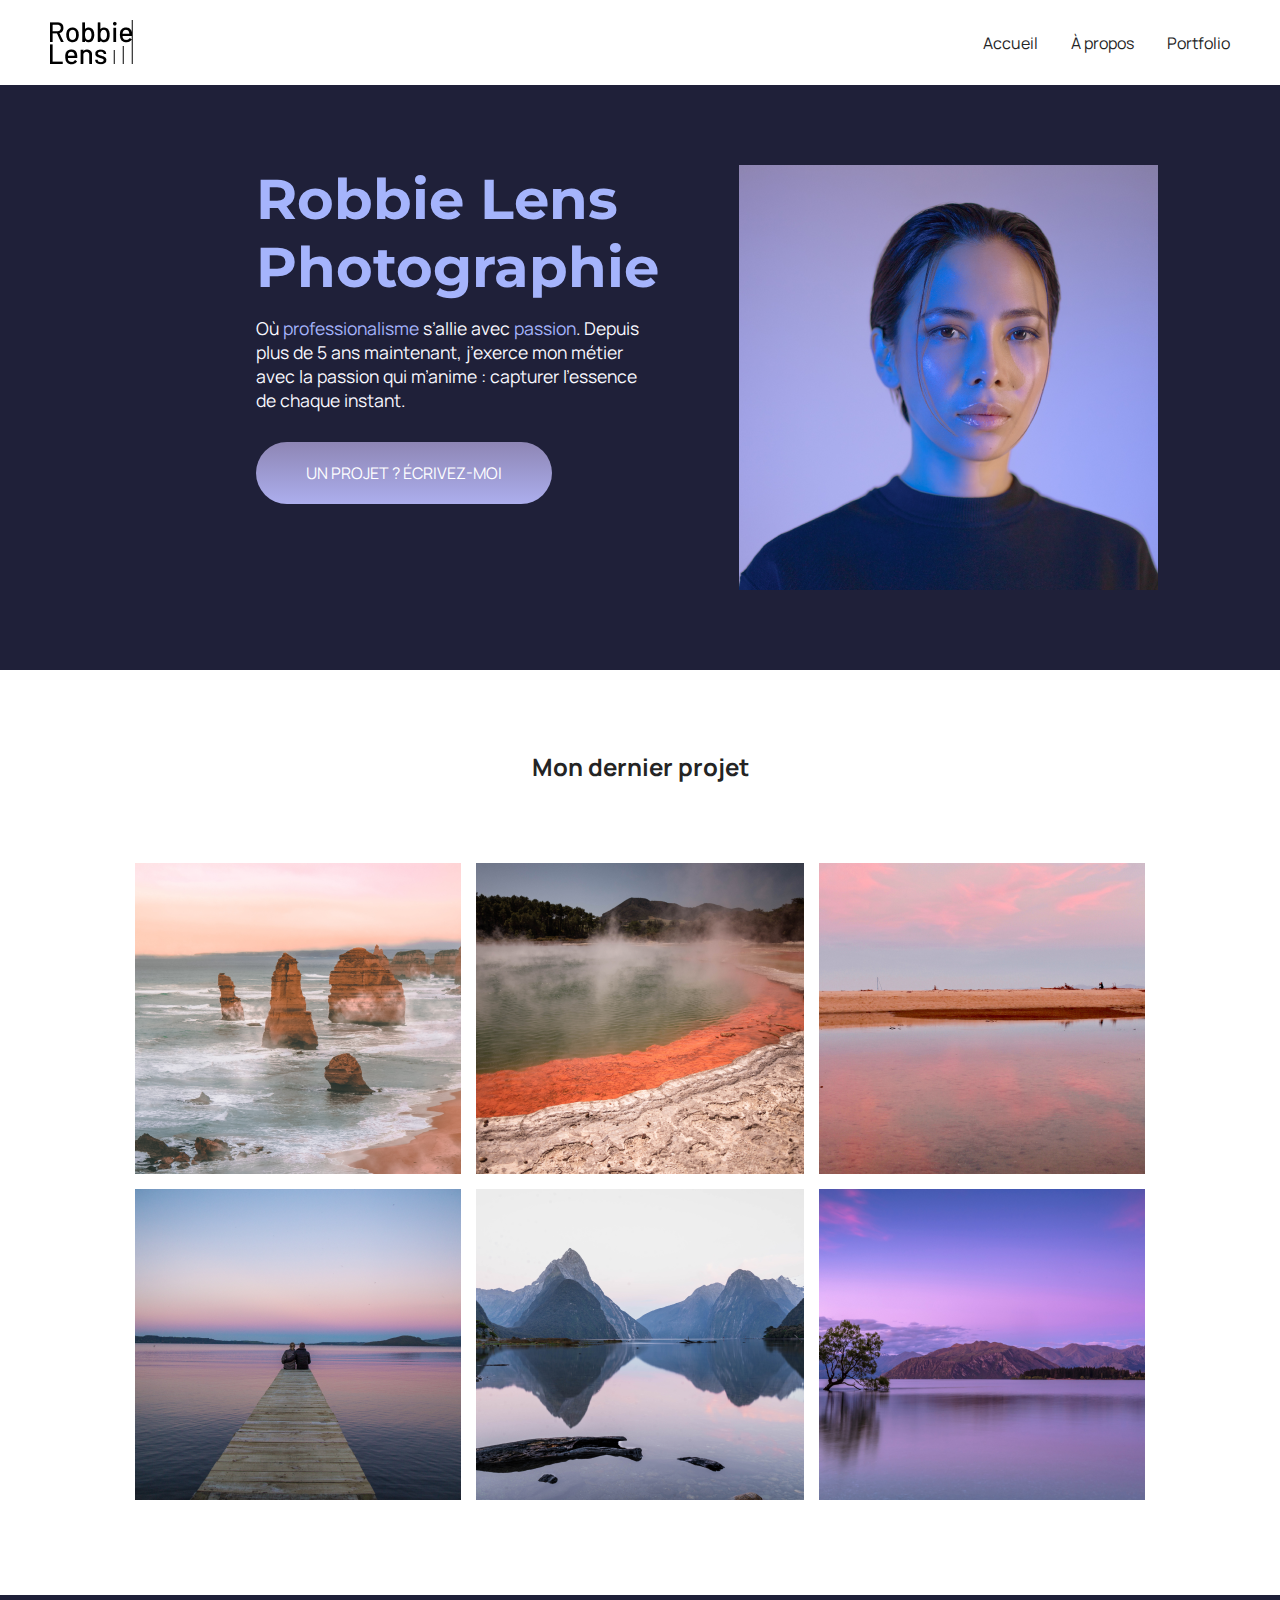
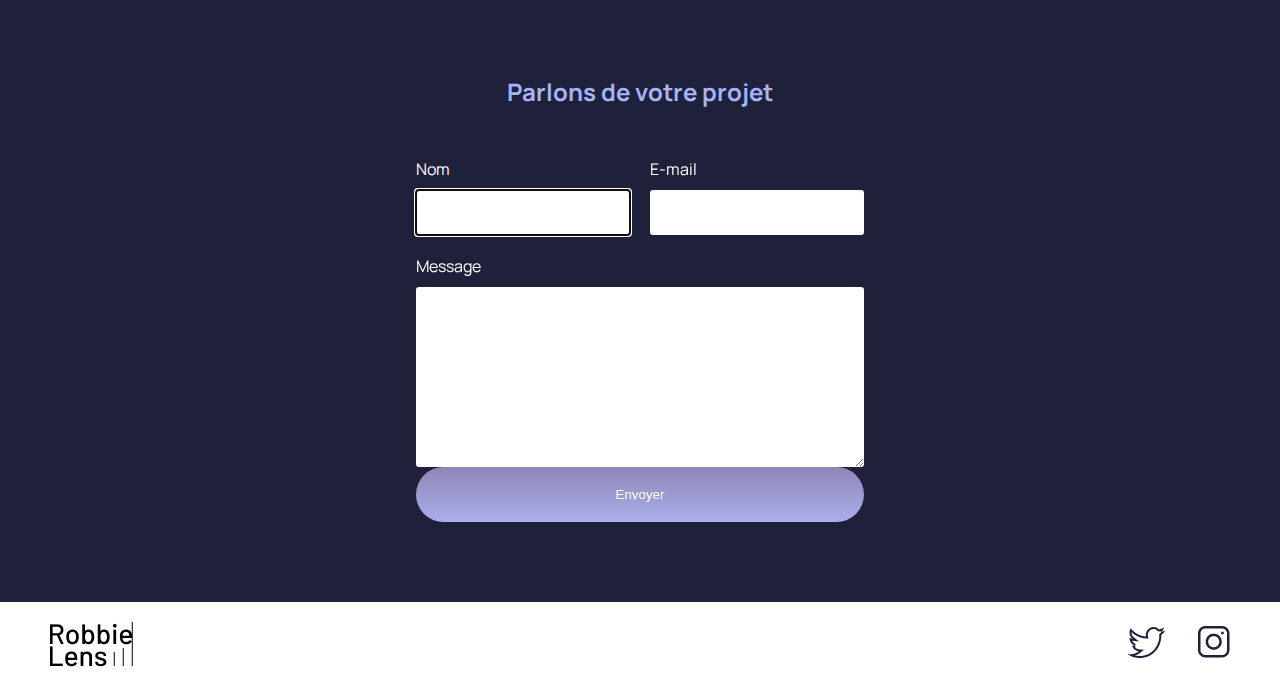
<file: index.html>
<!DOCTYPE html>
<html lang="fr">

<head>
    <meta charset="utf-8" >
    <title>Accueil - Robbie Lens Photographie</title>
    <link href="Style/style.css" rel="stylesheet" >
    <link href="Style/index.css" rel="stylesheet">
    <link rel="preconnect" href="https://fonts.googleapis.com">
    <link rel="preconnect" href="https://fonts.gstatic.com" crossorigin>
    <link href="https://fonts.googleapis.com/css2?family=Manrope&family=Montserrat&display=swap" rel="stylesheet">
</head>

<body>
    <header>
        <nav>
            <img src="Image/logo.png" alt="Logo Robbie Lens" >
            <div>
                <a href="index.html">Accueil</a>
                <a href="a-propos.html">À propos</a>
                <a href="portfolio.html">Portfolio</a>
            </div>
        </nav>
    </header>
    <main>

        <!-- Dernier projet - photo - display:flex -->
        <section class="accueil-introduction">
            <div>
                <h1>Robbie Lens Photographie</h1>
                <p>
                    Où <em>professionalisme</em> s’allie avec <em>passion</em>. Depuis
                    plus de 5 ans maintenant, j’exerce mon métier avec la passion
                    qui m’anime : capturer l’essence de chaque instant.
                </p>
                <a href="formulaire" class="cta">UN PROJET ? ÉCRIVEZ-MOI</a>
            </div>
            <img src="Image/robbie-lens.png" alt="Portrait avec effet de la photographe Robbie Lens" >
        </section>
        <section class="accueil-photos">
            <h2>Mon dernier projet</h2>
            <div>
                <img src="Image/element-1.png" alt="Twelve apostles - Australie" >
                <img src="Image/element-2.png" alt="Wai-O-Tapu - Nouvelle-Zélande" >
                <img src="Image/element-3.png" alt="Parc National d’Abel Tasman - Nouvelle-Zélande" >
            </div>
            <div>
                <img src="Image/element-4.png" alt="Lac Rotorua - Nouvelle-Zélande" >
                <img src="Image/element-5.png" alt="Milford Sound - Nouvelle-Zélande" >
                <img src="Image/element-6.png" alt="Lac Wanaka - Nouvelle-Zélande" >
            </div>
        </section>
        
        <!-- Formulaire de contact -->
        <section id="contact" class="section-contact">
            <h2>Parlons de votre projet</h2>
            <form method="get" action="#">
                
                <div class="form-nom-email">
                    <div class="form-column">
                        <label for="nom">Nom</label>
                        <input type="text" name="nom" id="nom" autofocus required>    
                    </div>
                    <div class="form-column">
                        <label for="email">E-mail</label>
                        <input type="email" name="email" id="email" required>
                    </div>
                </div>
                <label for="message">Message</label>
                <textarea name="message" id="message" rows="10"></textarea>
                <input type="submit" value="Envoyer" class="cta">
                
            </form>
        </section>
        
    </main>

    <!-- Pied-de-page -->
    <footer>
        <img src="Image/logo.png" alt="Logo Robbie Lens" >
        <div>
            <a target="_blank" href="https://twitter.com/" class="lien-icone">
                <img src="Image/twitter.png" alt="Logo Twitter" >
            </a>
            <a target="_blank" href="https://www.instagram.com/" class="lien-icone">
                <img src="Image/instagram.png" alt="Logo Instagram" >
            </a>
        </div>
    </footer>
</body>

</html>
</file>
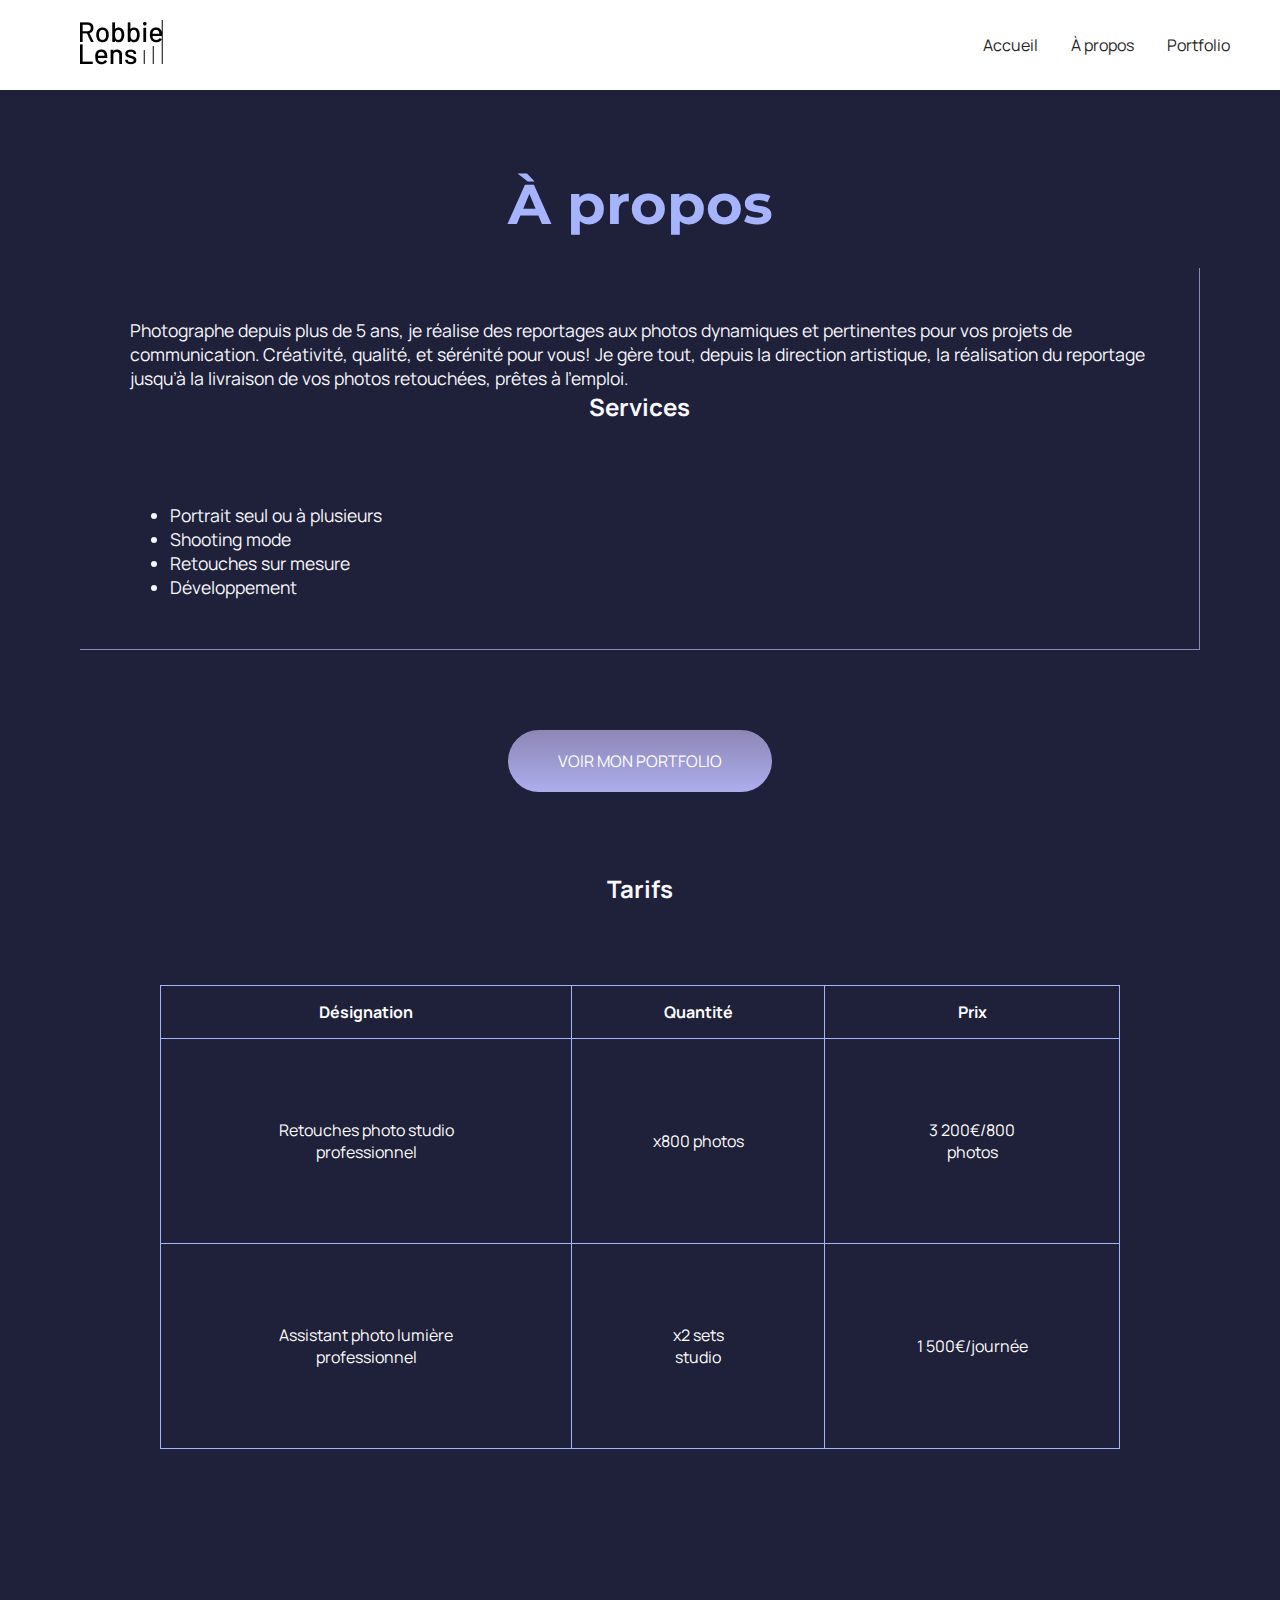
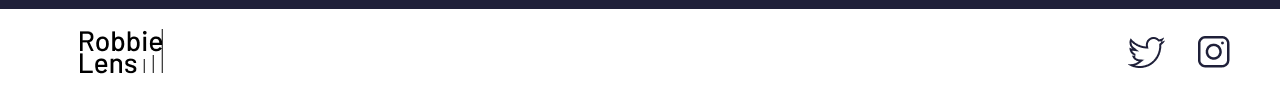
<file: a-propos.html>
<!DOCTYPE html>
<html lang="fr">

<head>
    <meta charset="utf-8" >
    <title>À propos - Robbie Lens Photographie</title>
    <link href="Style/style.css" rel="stylesheet" >
    <link href="Style/a-propos.css" rel="stylesheet" >
    <link rel="preconnect" href="https://fonts.googleapis.com">
    <link rel="preconnect" href="https://fonts.gstatic.com" crossorigin>
    <link href="https://fonts.googleapis.com/css2?family=Manrope&family=Montserrat&display=swap" rel="stylesheet">
</head>

<body>
    <header>
        <nav>
            <a href="index.html" class="lien-icone">
                <img src="Image/logo.png" alt="Logo Robbie Lens" >
            </a>
            <div>
                <a href="index.html">Accueil</a>
                <a href="a-propos.html">À propos</a>
                <a href="portfolio.html">Portfolio</a>
            </div>
        </nav>
    </header>
    <main class="a-propos-main">
        <section>
            <h1>À propos</h1>
            <div class="carre-contenu">
                <p>
                    Photographe depuis plus de 5 ans, je réalise des reportages aux photos dynamiques et pertinentes
                    pour
                    vos
                    projets de communication. Créativité, qualité, et sérénité pour vous! Je gère tout, depuis la
                    direction
                    artistique, la réalisation du reportage jusqu’à la livraison de vos photos retouchées, prêtes à
                    l’emploi.
                </p>
                <h2>Services</h2>
                <ul>
                    <li>Portrait seul ou à plusieurs</li>
                    <li>Shooting mode</li>
                    <li>Retouches sur mesure</li>
                    <li>Développement</li>
                </ul>
            </div>
            <div>
                <a href="portfolio.html" class="cta">VOIR MON PORTFOLIO</a>
            </div>
            <section>
                <h2>Tarifs</h2>
                <table>
                    <thead>
                        <tr>
                            <th>Désignation</th>
                            <th>Quantité</th>
                            <th>Prix</th>
                        </tr>
                    </thead>
                    <tbody>
                        <tr>
                            <td>Retouches photo studio professionnel</td>
                            <td>x800 photos</td>
                            <td>3 200€/800 photos</td>
                        </tr>
                        <tr>
                            <td>Assistant photo lumière professionnel</td>
                            <td>x2 sets studio</td>
                            <td>1 500€/journée</td>
                        </tr>
                    </tbody>
                    
                </table>
            </section>
        </section>
    </main>
    <footer>
        <a href="index.html" class="lien-icone">
            <img src="Image/logo.png" alt="Logo Robbie Lens" >
        </a>
        <div>
            <a target="_blank" href="https://twitter.com/" class="lien-icone">
                <img src="Image/twitter.png" alt="Logo Twitter" >
            </a>
            <a target="_blank" href="https://www.instagram.com/" class="lien-icone">
                <img src="Image/instagram.png" alt="Logo Instagram" >
            </a>
        </div>
    </footer>
</body>

</html>
</file>
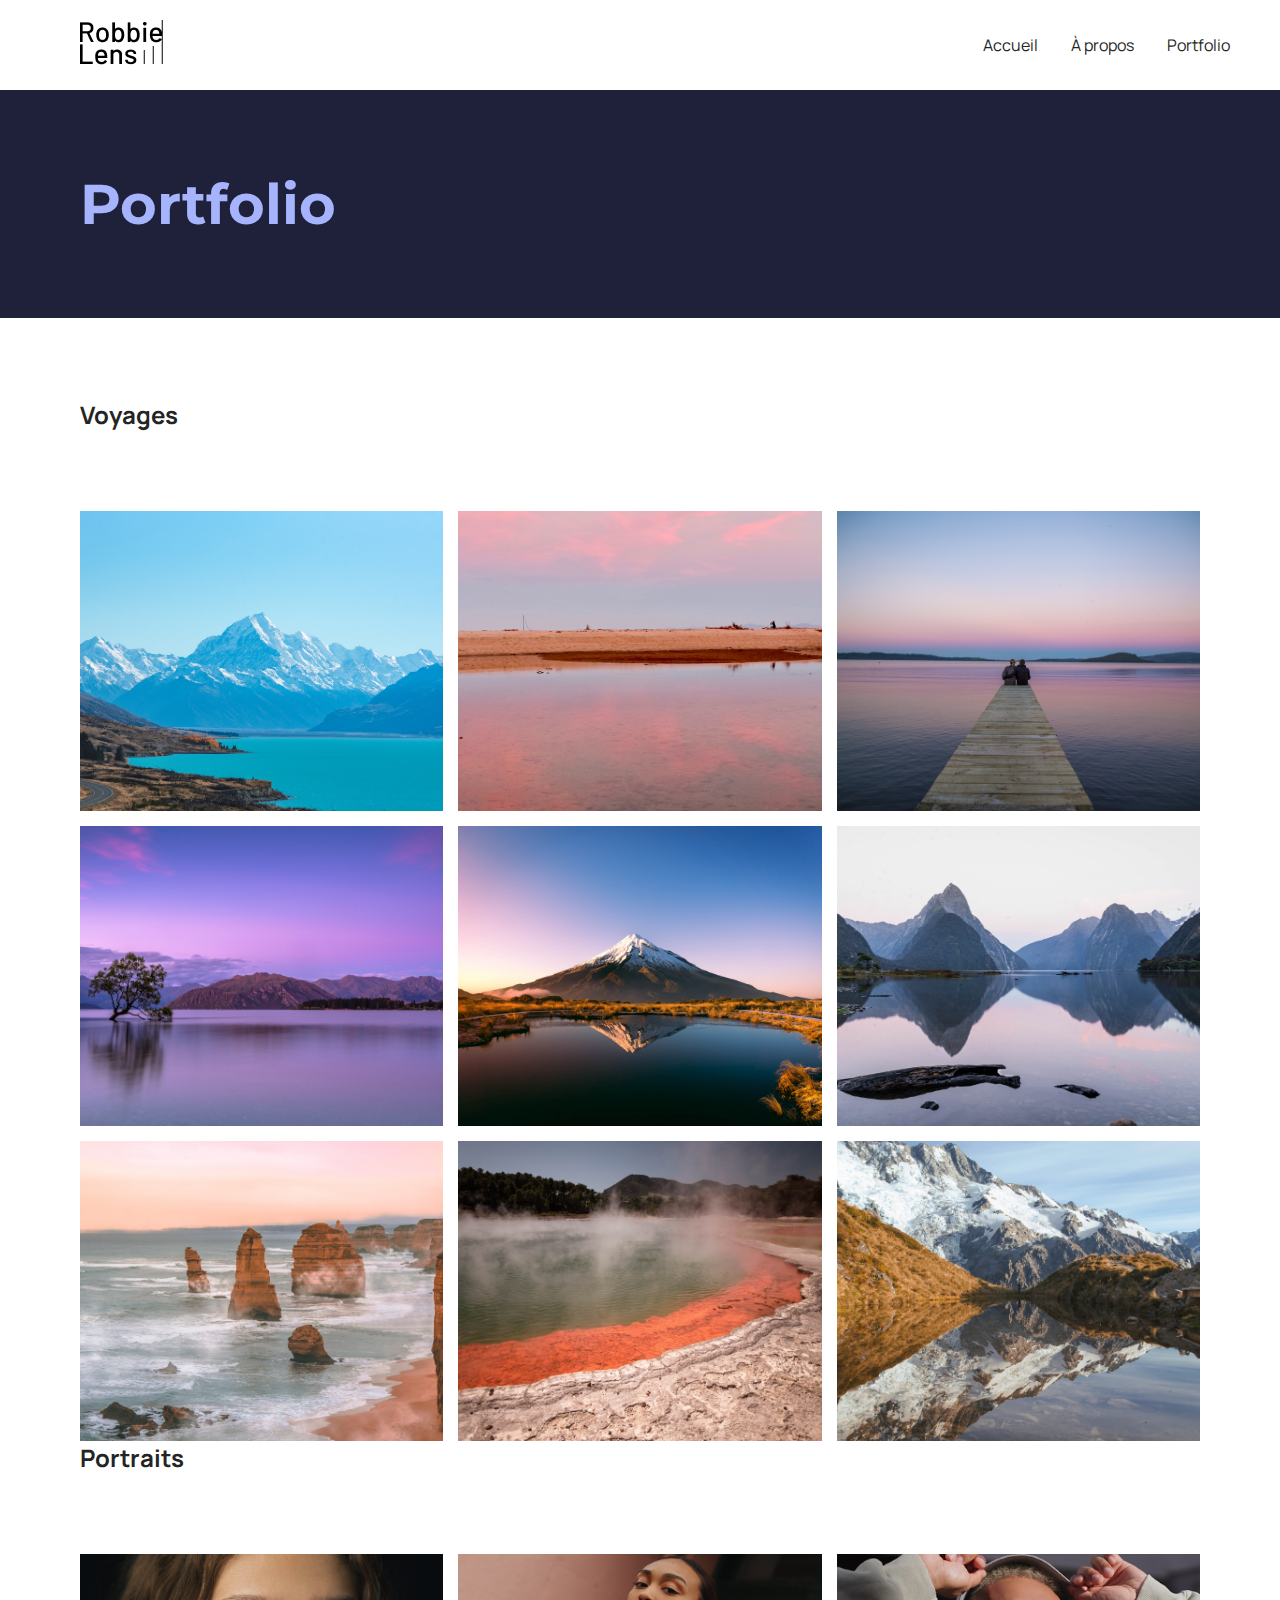
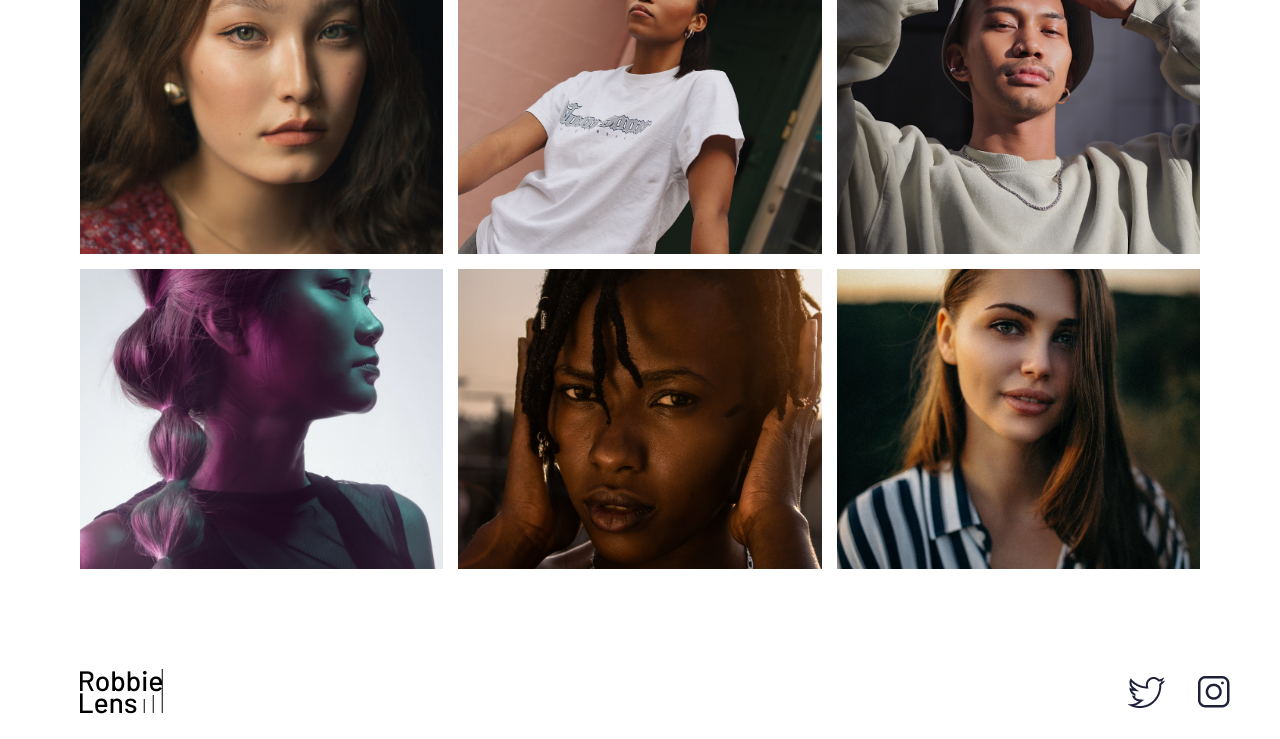
<file: portfolio.html>
<!DOCTYPE html>
<html lang="fr">

<head>
    <meta charset="utf-8" >
    <title>Portfolio - Robbie Lens Photographie</title>
    <link href="Style/style.css" rel="stylesheet" >
    <link href="Style/portfolio.css" rel="stylesheet" >
    <link rel="preconnect" href="https://fonts.googleapis.com">
    <link rel="preconnect" href="https://fonts.gstatic.com" crossorigin>
    <link href="https://fonts.googleapis.com/css2?family=Manrope&family=Montserrat&display=swap" rel="stylesheet">
</head>

<body>
    <header>
        <nav>
            <a href="index.html" class="lien-icone">
                <img src="Image/logo.png" alt="Logo Robbie Lens" >
            </a>
            <div>
                <a href="index.html">Accueil</a>
                <a href="a-propos.html">À propos</a>
                <a href="portfolio.html">Portfolio</a>
            </div>
        </nav>
    </header>
    <main>
        <section>
            <h1>Portfolio</h1>
        </section>
        
        <section class="portfolio-section-photos">
            <h2>Voyages</h2>
            <!-- Créez ici votre grid Voyages -->
            <div class="grid-paysages">
                <a href="Image/portfolio/paysage1.jpg" class="lien-conteneur-photo">
                    <img src="Image/portfolio/paysage1.jpg" alt="Mont Aoraki - Nouvelle-Zélande">
                    <div class="photo-hover">Voir la photo</div>
                </a>
                <a href="Image/portfolio/paysage2.jpg" class="lien-conteneur-photo">
                    <img src="Image/portfolio/paysage2.jpg" alt="Parc Nationnal d'Abel Tasman - Nouvelle-Zélande">
                    <div class="photo-hover">Voir la photo</div>
                </a>
                <a href="Image/portfolio/paysage3.jpg" class="lien-conteneur-photo">
                    <img src="Image/portfolio/paysage3.jpg" alt="Lac Rotorua - Nouvelle-Zélande">
                    <div class="photo-hover">Voir la photo</div>
                </a>
                
                <a href="Image/portfolio/paysage4.jpg" class="lien-conteneur-photo">
                    <img src="Image/portfolio/paysage4.jpg" alt="Lac Wanaka - Nouvelle-Zélande">
                    <div class="photo-hover">Voir la photo</div>
                </a>
            
                <a href="Image/portfolio/paysage5.jpg" class="lien-conteneur-photo">
                    <img src="Image/portfolio/paysage5.jpg" alt="Mont Taranaki - Nouvelle-Zélande">
                    <div class="photo-hover">Voir la photo</div>
                    
                </a>
                
                <a href="Image/portfolio/paysage6.jpg" class="lien-conteneur-photo">
                    <img src="Image/portfolio/paysage6.jpg" alt="Milford Sound - Nouvelle-Zélande">
                    <div class="photo-hover">Voir la photo</div>
                </a>  
                
                <a href="Image/portfolio/paysage7.jpg" class="lien-conteneur-photo">
                    <img src="Image/portfolio/paysage7.jpg" alt="Twelve Apostle - Australie">
                    <div class="photo-hover">Voir la photo</div>
                </a>

                <a href="Image/portfolio/paysage8.jpg" class="lien-conteneur-photo">
                    <img src="Image/portfolio/paysage8.jpg" alt="Wai-O-Tapu - Nouvelle-Zélande">
                    <div class="photo-hover">Voir la photo</div>
                </a>

                <a href="Image/portfolio/paysage9.jpg" class="lien-conteneur-photo">
                    <img src="Image/portfolio/paysage9.jpg" alt="Mont Cook - Nouvelle Zélande">
                    <div class="photo-hover">Voir la photo</div>
                </a>
                
            </div>

            <h2>Portraits</h2>
            <!-- Créez ici votre grid Portraits -->
            <div class="grid-portraits">
                <a href="Image/portfolio/portrait1.jpg" class="lien-conteneur-photo">
                    <img src="Image/portfolio/portrait1.jpg" alt="portrait1">
                    <div class="photo-hover">Voir la photo</div>
                </a>

                <a href="Image/portfolio/portrait2.jpg" class="lien-conteneur-photo">
                    <img src="Image/portfolio/portrait2.jpg" alt="portrait2">
                    <div class="photo-hover">Voir la photo</div>
                </a>

                <a href="Image/portfolio/portrait3.jpg" class="lien-conteneur-photo">
                    <img src="Image/portfolio/portrait3.jpg" alt="portrait3">
                    <div class="photo-hover">Voir la photo</div>
                </a>

                <a href="Image/portfolio/portrait4.jpg" class="lien-conteneur-photo">
                    <img src="Image/portfolio/portrait4.jpg" alt="portrait4">
                    <div class="photo-hover">Voir la photo</div>
                </a>

                <a href="Image/portfolio/portrait5.jpg" class="lien-conteneur-photo">
                    <img src="Image/portfolio/portrait5.jpg" alt="portrait5">
                    <div class="photo-hover">Voir la photo</div>
                </a>

                <a href="Image/portfolio/portrait6.jpg" class="lien-conteneur-photo">
                    <img src="Image/portfolio/portrait6.jpg" alt="portrait6">
                    <div class="photo-hover">Voir la photo</div>
                </a>

                
            </div>
        </section>
    </main>
    <footer>
        <a href="index.html" class="lien-icone">
            <img src="Image/logo.png" alt="Logo Robbie Lens" >
        </a>
        <div>
            <a target="_blank" href="https://twitter.com/" class="lien-icone">
                <img src="Image/twitter.png" alt="Logo Twitter" >
            </a>
            <a target="_blank" href="https://www.instagram.com/" class="lien-icone">
                <img src="Image/instagram.png" alt="Logo Instagram" >
            </a>
        </div>
    </footer>
</body>

</html>
</file>
<file: Style/style.css>
* {
  margin: 0;
}

body {
  font-family: 'Manrope', sans-serif;
  font-size: 1em;
  background-color: #1f2039;
}

a {
  color: #242424;
  text-decoration: none;
}

em {
  color: #a5b4fc;
  font-style: normal;
}

h1 {
  font-size: 3.5em;
  color: #a5b4fc;
  font-family: 'Montserrat', sans-serif;
}

h2 {
  color: #f9f8ff;
}

p,
li {
  font-size: 1.1em;
  color: #f9f8ff;
}

header,
footer {
  background-color: white;
  padding: 20px 50px;
}

.cta {
  display: inline-block;
  background: linear-gradient(#8e86b5, #acaeed);
  color: white;
  border-radius: 50px;
  padding: 20px 50px;
  
}

a:hover {
  text-decoration: underline;
}

.cta:hover {
  background: linear-gradient(#696484, #8788ba);
  text-decoration: none;
}

.lien-icone {
  margin-left: 30px;
}

.lien-icone:hover {
  opacity: 0.5;
}


section {
  padding: 80px;
}

footer,
nav {
  display: flex;
  flex-direction: row;
  align-items: center;
  justify-content: space-between;
}

nav a {
  margin-left: 30px;
}
</file>
<file: Style/index.css>
.accueil-photos{
    background-color: white;
    padding: 80px;
}

.accueil-photos h2{
    color: #242424;
    text-align: center;
    margin-bottom: 80px;
}

.accueil-photos div{
    display: flex;
    flex-direction: row;
    gap: 15px;
    justify-content: center;
    margin-bottom: 15px;
}

.accueil-introduction{
    display: flex;
    flex-direction: row;
    width: 60%;
    align-items: flex-start;
    margin: auto;
}

.accueil-introduction h1{
    margin-bottom: 15px;
}

.accueil-introduction p{
    margin-bottom: 30px;
}
.accueil-introduction div{
    padding-right: 80px;
}


.section-contact h2{
    color: #a5b4fc;
    text-align: center;
    margin-bottom: 50px;
}

form{
    display: flex;
    flex-direction: column;
    width: 40%;
    margin:auto;
    color:white;
}

.form-nom-email{
    display:flex;
    flex-direction: row;
    gap: 20px;
}

.form-column{
    flex: 1;
    display: flex;
    flex-direction: column;
    margin-bottom: 20px;
}

input,
textarea{
    padding: 15px;
    border-radius: 3px;
    border: none;
}

label{
    margin-bottom: 10px;
}

input[type='subit']{
    width: 200px;
    margin: auto;
    margin-top: 30px
}
</file>
<file: Style/a-propos.css>
.carre-contenu{
    border-right: 1px solid #8e86b5;
    border-bottom: 1px solid #8e86b5;
    padding: 50px;
    margin-bottom: 80px;
}

.carre-contenu{
    margin-top: 30px;
}

.carre-contenu + div{
    text-align: center;
}

.a-propos-main{
    margin: auto;
}

table{
    color: white;
    text-align: center;
    width: 100%;
    border-collapse: collapse;
}
td, th{ 
    border: 1px solid #a5b4fc;
    padding: 15px;

}

td{
    padding: 80px;
}

h2{
    margin-bottom: 80px;
}

h1, h2{
    text-align: center;
}
</file>
<file: Style/portfolio.css>
.portfolio-section-photos{
    background-color: white;
}

.portfolio-section-photos h2{
    color: #242424;
    margin-bottom: 80px;
}

.grid-paysages{
    display: grid;
    grid-template-columns: repeat(3, 1fr);
    grid-template-rows: repeat(3, 300px);
    gap: 15px;
}

.grid-portraits{
    display: grid;
    grid-template-columns: repeat(3, 1fr);
    grid-template-rows: repeat(2, 300px);
    gap: 15px;
}

.grid-paysages img, .grid-portraits img{
    width: 100%;
    height: 100%;
    object-fit: cover;
}

.lien-conteneur-photo{
    position: relative;
}

.photo-hover{
    position: absolute;
    top: 0;
    left: 0;
    right: 0;
    bottom: 0;
    display: flex;
    align-items: center;
    justify-content: center;
    font-size: 1.5em;
    color: white;
    background-color: rgba(0, 0, 0, 0.7);
    display: none;
}

.lien-conteneur-photo:hover .photo-hover{
    display: flex;
}
</file>
